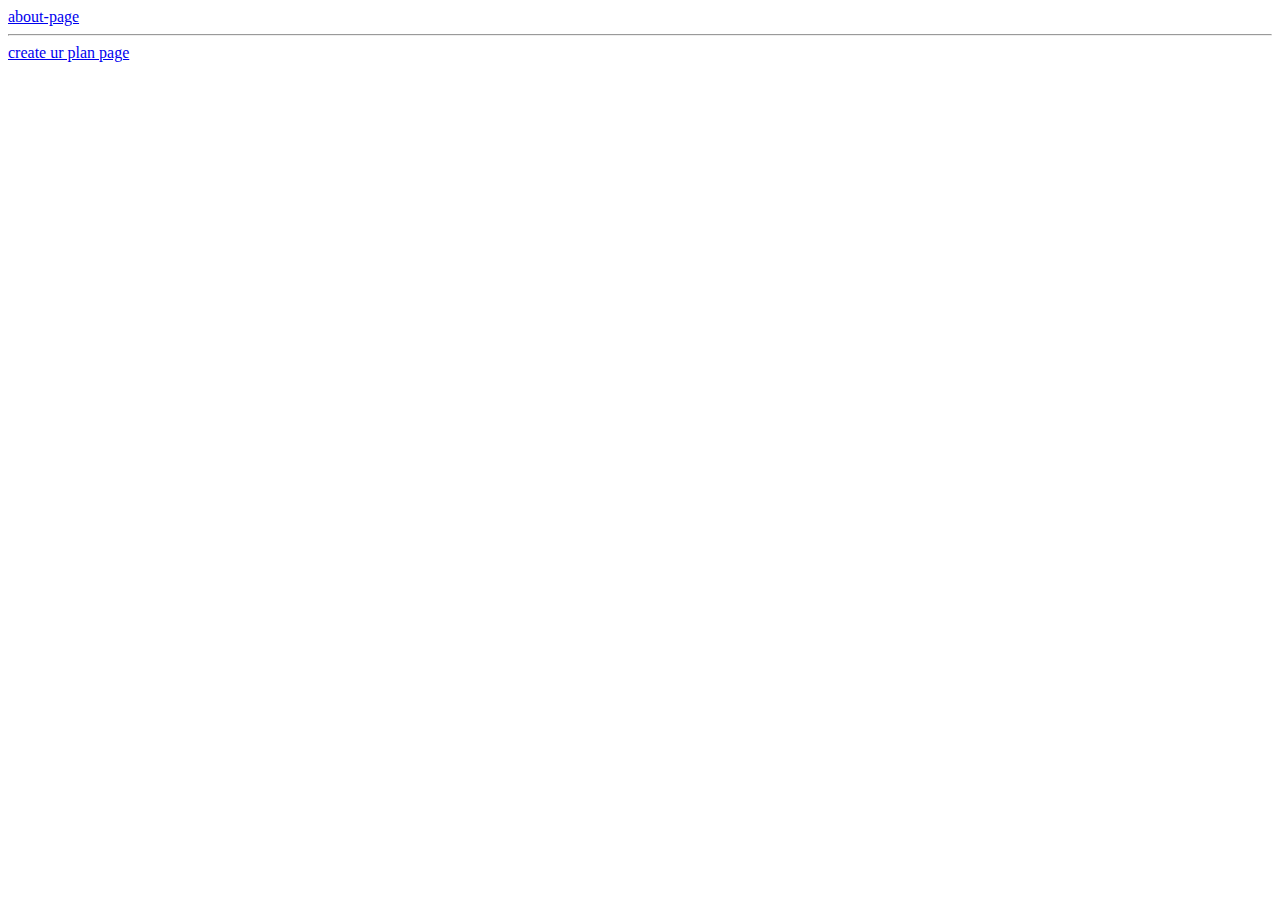
<file: index.html>
<!DOCTYPE html>
<html lang="en">
  <head>
    <meta charset="UTF-8" />
    <meta name="viewport" content="width=device-width, initial-scale=1.0" />
    <link rel="stylesheet" href="./css/main.css" />
    <title>CoffeeRoaster-project</title>
  </head>
  <body>
    <a href="./about-page.html">about-page</a>
    <hr />
    <a href="./planpage.html">create ur plan page</a>
    <script src="./js/main.js"></script>
  </body>
</html>
</file>
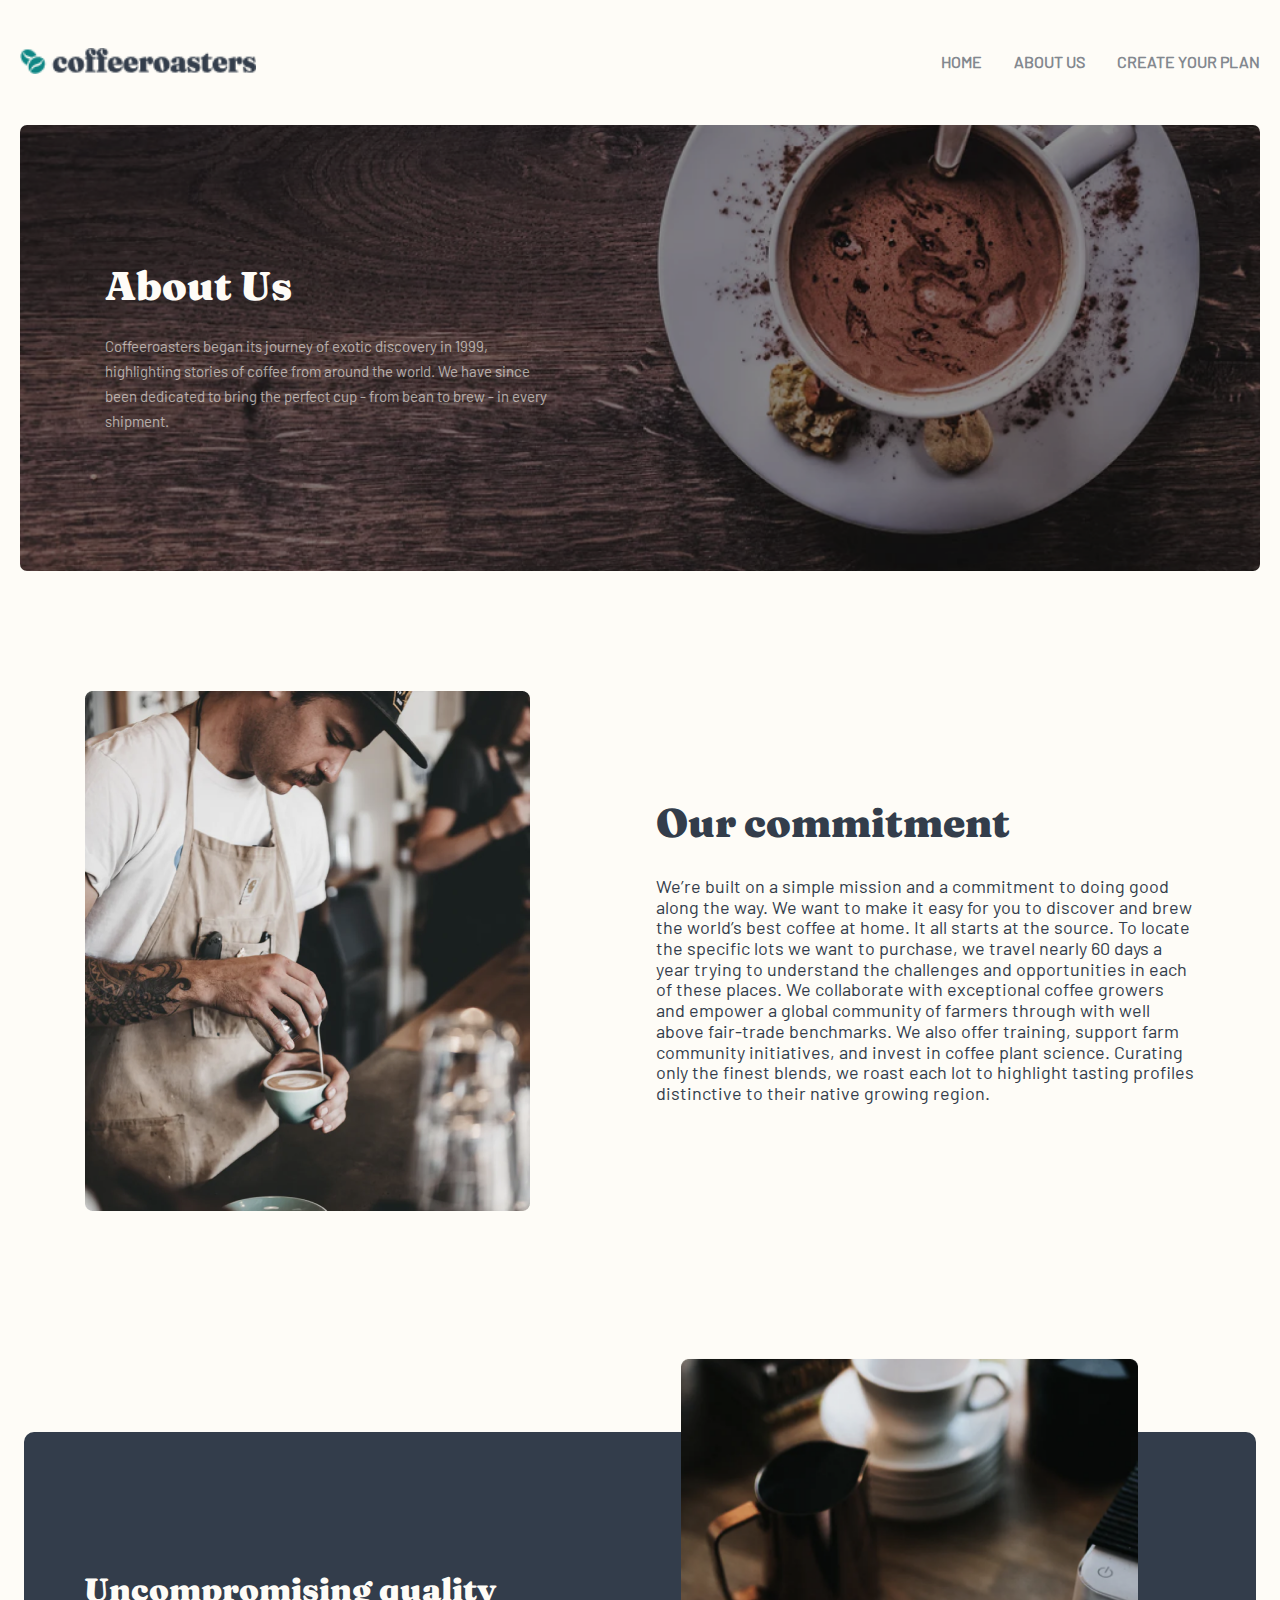
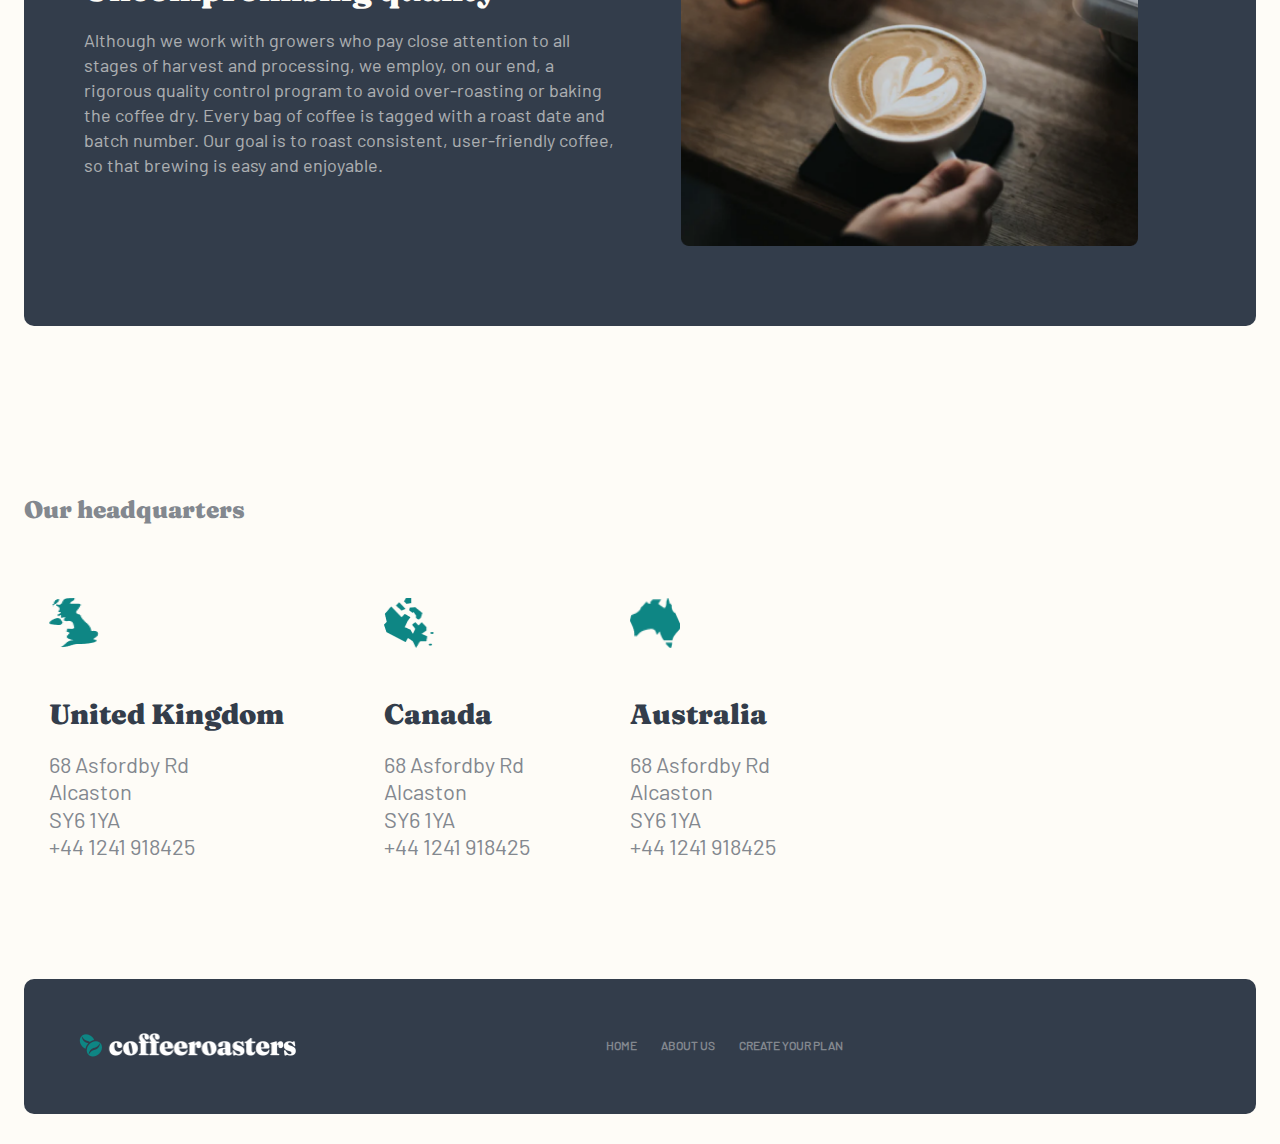
<file: about-page.html>
<!DOCTYPE html>
<html lang="en">
  <head>
    <meta charset="UTF-8" />
    <meta name="viewport" content="width=device-width, initial-scale=1.0" />
    <link
      rel="stylesheet"
      href="https://cdnjs.cloudflare.com/ajax/libs/font-awesome/6.5.2/css/all.min.css"
      integrity="sha512-SnH5WK+bZxgPHs44uWIX+LLJAJ9/2PkPKZ5QiAj6Ta86w+fsb2TkcmfRyVX3pBnMFcV7oQPJkl9QevSCWr3W6A=="
      crossorigin="anonymous"
      referrerpolicy="no-referrer"
    />
    <link rel="stylesheet" href="../../css/about-page.css" />
    <title>about-page</title>
  </head>

  <body>
    <header class="header">
      <div class="container">
        <div class="header__inner">
          <a href="../../index.html">
            <img
              src="../../assets/images/logo.png"
              alt="logo"
              class="header__logo"
            />
          </a>
          <button class="header__menu-btn"></button>
          <div class="header__nav-wr">
            <nav class="navbar">
              <ul class="navbar__list">
                <li class="navbar__item">
                  <a href="../../index.html" class="navbar__link">Home</a>
                </li>
                <li class="navbar__item">
                  <a href="./about-page.html" class="navbar__link">About Us</a>
                </li>
                <li class="navbar__item">
                  <a href="../../planpage.html" class="navbar__link"
                    >Create Your Plan</a
                  >
                </li>
              </ul>
            </nav>
          </div>
        </div>
      </div>
    </header>

    <main>
      <section class="hero">
        <div class="container">
          <div class="hero__inner">
            <div class="hero__content">
              <h1 class="hero__content-title">About Us</h1>
              <p class="hero__content-description">
                Coffeeroasters began its journey of exotic discovery in 1999,
                highlighting stories of coffee from around the world. We have
                since been dedicated to bring the perfect cup - from bean to
                brew - in every shipment.
              </p>
            </div>
          </div>
        </div>
      </section>

      <section class="commitment">
        <div class="container">
          <div class="commitment__inner">
            <picture>
              <source
                media="(min-width: 976px)"
                srcset="../../assets/images/commitment-desktop.png"
                type="image/png"
              />
              <source
                media="(max-width: 689px)"
                srcset="../../assets/images/commitment-mobile.png"
                type="image/png"
              />
              <img
                src="../../assets/images/commitment-tablet.png"
                alt="Description of the image"
                class="commitment-image"
              />
            </picture>
            <div class="commitment__content">
              <h2 class="commitment__title">Our commitment</h2>
              <p class="commitment__description">
                We’re built on a simple mission and a commitment to doing good
                along the way. We want to make it easy for you to discover and
                brew the world’s best coffee at home. It all starts at the
                source. To locate the specific lots we want to purchase, we
                travel nearly 60 days a year trying to understand the challenges
                and opportunities in each of these places. We collaborate with
                exceptional coffee growers and empower a global community of
                farmers through with well above fair-trade benchmarks. We also
                offer training, support farm community initiatives, and invest
                in coffee plant science. Curating only the finest blends, we
                roast each lot to highlight tasting profiles distinctive to
                their native growing region.
              </p>
            </div>
          </div>
        </div>
      </section>

      <section class="quality">
        <div class="container">
          <div class="quality__inner">
            <picture>
              <source
                media="(min-width: 992px)"
                srcset="../../assets/images/quality-desktop.png"
                type="image/png"
              />
              <source
                media="(max-width: 667px)"
                srcset="../../assets/images/quality-tablet.png"
                type="image/png"
              />
              <img
                src="../../assets/images/quality-mobile.png"
                alt="Description of the image"
                class="quality-image"
              />
            </picture>
            <div class="quality__content">
              <h3 class="quality__title">Uncompromising quality</h3>
              <p class="quality__description">
                Although we work with growers who pay close attention to all
                stages of harvest and processing, we employ, on our end, a
                rigorous quality control program to avoid over-roasting or
                baking the coffee dry. Every bag of coffee is tagged with a
                roast date and batch number. Our goal is to roast consistent,
                user-friendly coffee, so that brewing is easy and enjoyable.
              </p>
            </div>
          </div>
        </div>
      </section>

      <section class="countries">
        <div class="container">
          <div class="countries__inner">
            <h4 class="countries__title">Our headquarters</h4>
            <ul class="country__list">
              <li class="country__card">
                <img
                  src="../../assets/images/united-kingdom.png"
                  alt="country image"
                  class="coutry-images"
                />
                <h4 class="country__name">United Kingdom</h4>
                <ul class="country__data">
                  <li class="country__data-item">68 Asfordby Rd</li>
                  <li class="country__data-item">Alcaston</li>
                  <li class="country__data-item">SY6 1YA</li>
                  <li class="country__data-item">+44 1241 918425</li>
                </ul>
              </li>
              <li class="country__card">
                <img
                  src="../../assets/images/canada.png"
                  alt="country image"
                  class="coutry-images"
                />
                <h4 class="country__name">Canada</h4>
                <ul class="country__data">
                  <li class="country__data-item">68 Asfordby Rd</li>
                  <li class="country__data-item">Alcaston</li>
                  <li class="country__data-item">SY6 1YA</li>
                  <li class="country__data-item">+44 1241 918425</li>
                </ul>
              </li>
              <li class="country__card">
                <img
                  src="../../assets/images/australia.png"
                  alt="country image"
                  class="coutry-images"
                />
                <h4 class="country__name">Australia</h4>
                <ul class="country__data">
                  <li class="country__data-item">68 Asfordby Rd</li>
                  <li class="country__data-item">Alcaston</li>
                  <li class="country__data-item">SY6 1YA</li>
                  <li class="country__data-item">+44 1241 918425</li>
                </ul>
              </li>
            </ul>
          </div>
        </div>
      </section>
    </main>

    <footer class="footer">
      <div class="container">
        <div class="footer__inner">
          <a href="./about-page.html">
            <img
              src="../../assets/images/footer-logo.png"
              alt="footer logo"
              class="footer__logo"
            />
          </a>

          <ul class="footer__list">
            <li class="footer__item">
              <a href="../../index.html" class="footer__link">Home</a>
            </li>
            <li class="footer__item">
              <a href="./about-page.html" class="footer__link">About Us</a>
            </li>
            <li class="footer__item">
              <a href="../../index.html" class="footer__link"
                >Create Your Plan</a
              >
            </li>
          </ul>

          <ul class="footer__icons">
            <li class="footer__icons-item">
              <i class="fa-brands fa-square-facebook icon"></i>
            </li>
            <li class="footer__icons-item">
              <i class="fa-brands fa-twitter icon"></i>
            </li>
            <li class="footer__icons-item">
              <i class="fa-brands fa-instagram icon"></i>
            </li>
          </ul>
        </div>
      </div>
    </footer>
    <script src="./js/main.js"></script>
  </body>
</html>
</file>
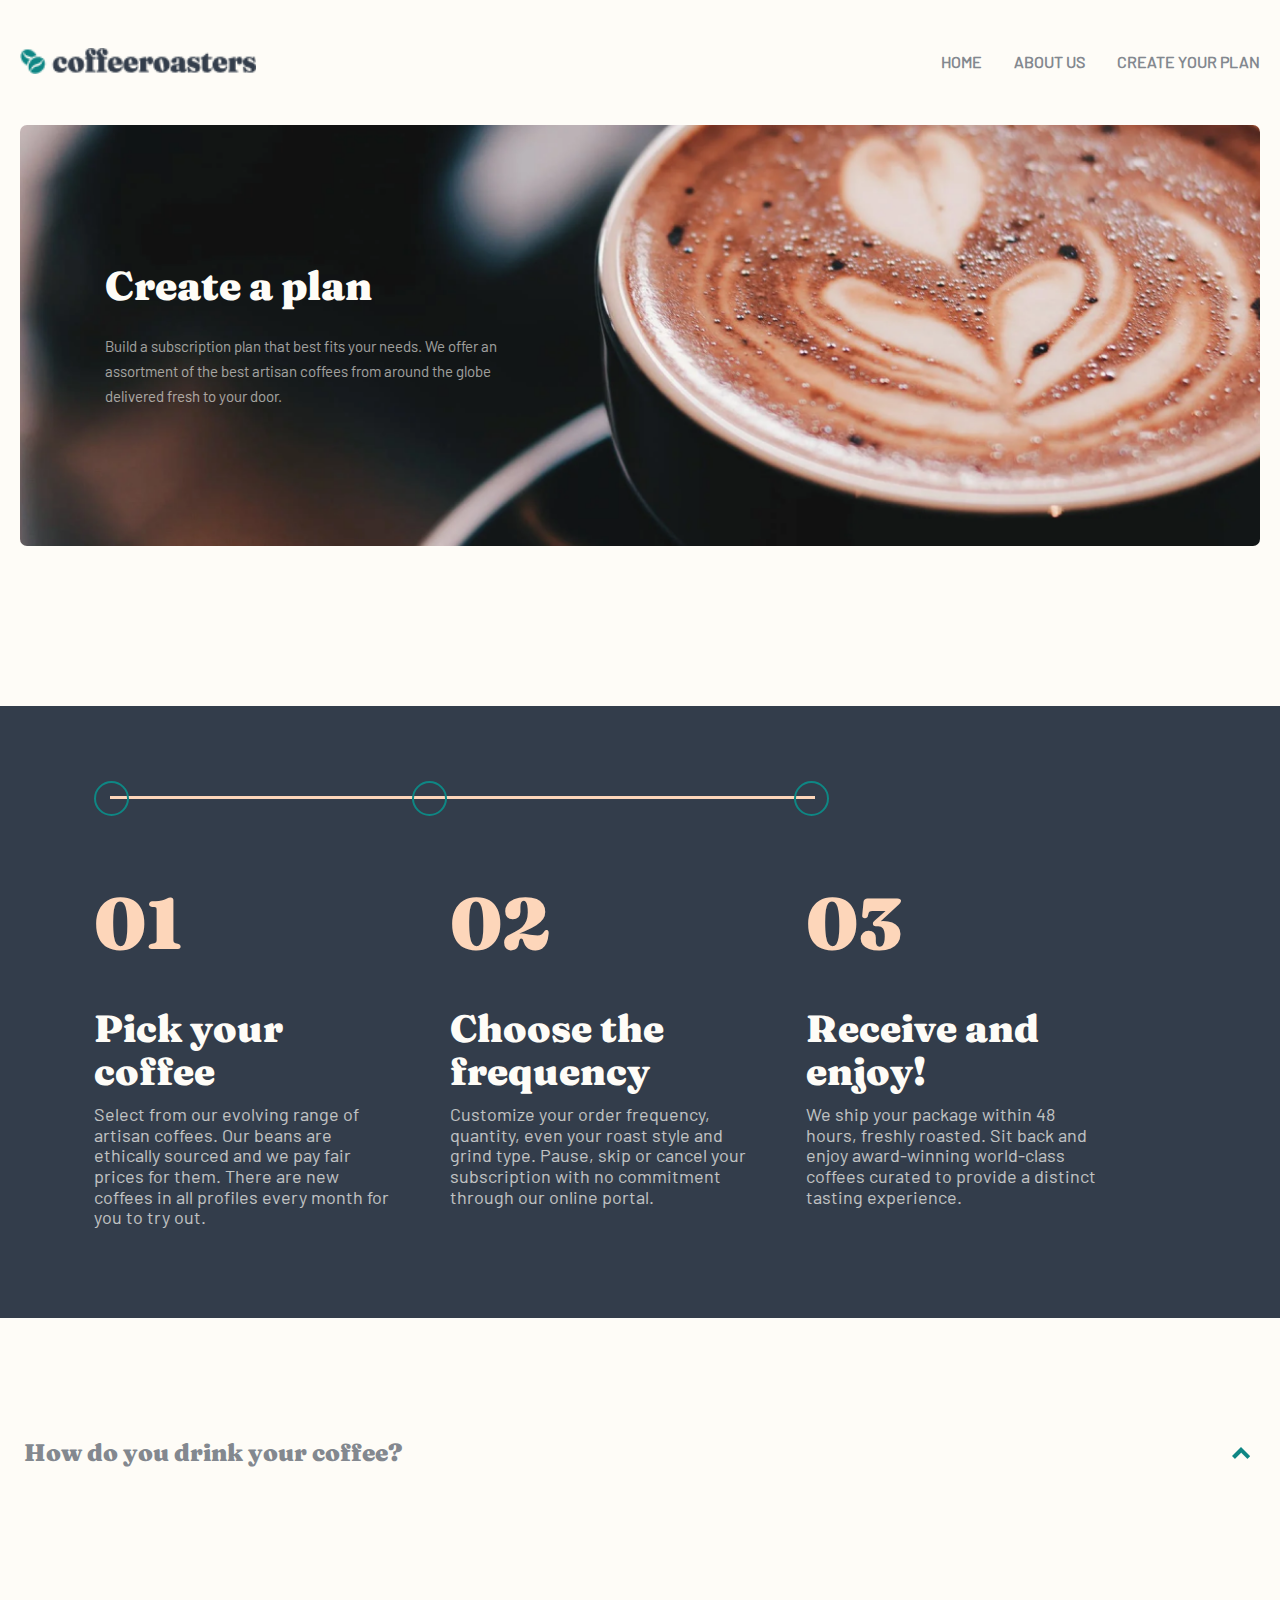
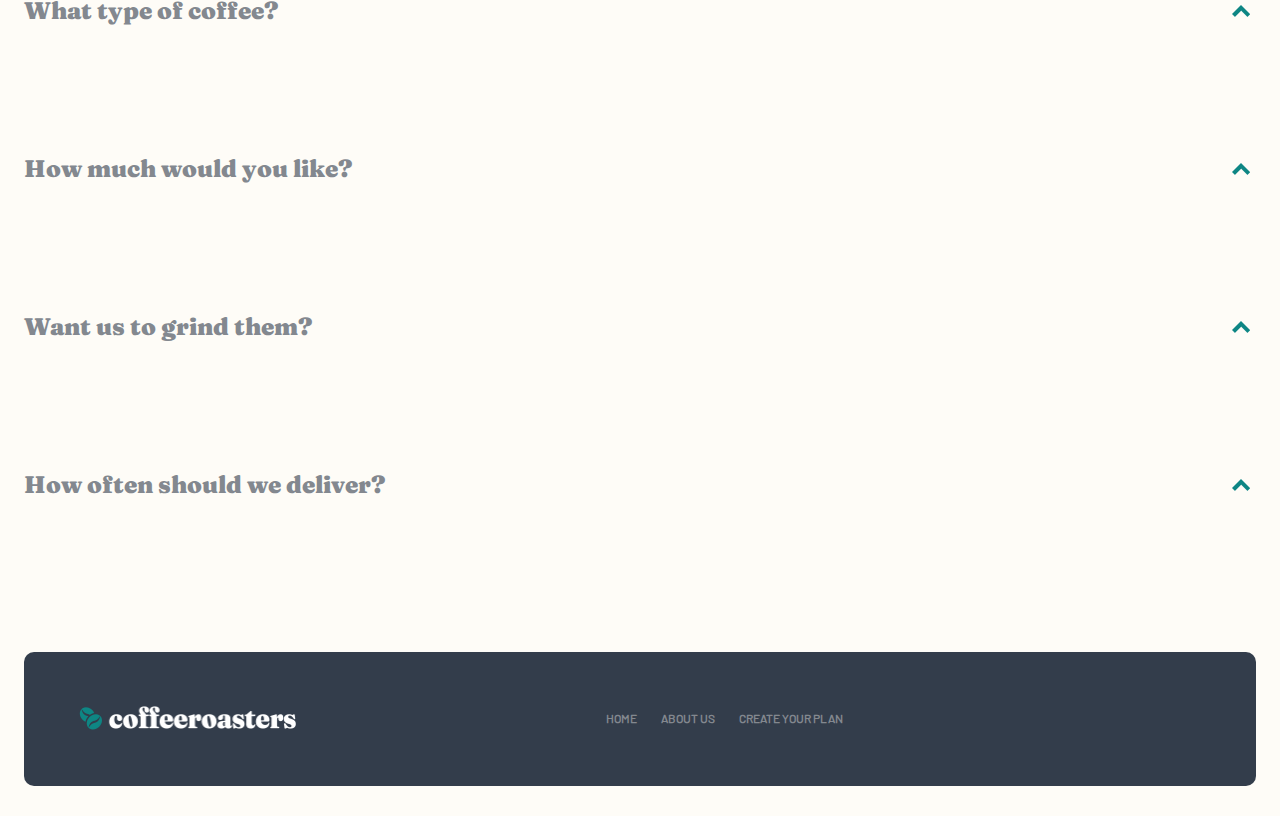
<file: planpage.html>
<!DOCTYPE html>
<html lang="en">
  <head>
    <meta charset="UTF-8" />
    <meta name="viewport" content="width=device-width, initial-scale=1.0" />
    <link
      rel="stylesheet"
      href="https://cdnjs.cloudflare.com/ajax/libs/font-awesome/6.5.2/css/all.min.css"
      integrity="sha512-SnH5WK+bZxgPHs44uWIX+LLJAJ9/2PkPKZ5QiAj6Ta86w+fsb2TkcmfRyVX3pBnMFcV7oQPJkl9QevSCWr3W6A=="
      crossorigin="anonymous"
      referrerpolicy="no-referrer"
    />
    <link rel="stylesheet" href="./css/planpage.css" />
    <title>Plan page cofferoaster</title>
  </head>

  <body>
    <header class="header">
      <div class="container">
        <div class="header__inner">
          <a href="../../index.html">
            <img
              src="../../assets/images/logo.png"
              alt="logo"
              class="header__logo"
            />
          </a>
          <button class="header__menu-btn"></button>
          <div class="header__nav-wr">
            <nav class="navbar">
              <ul class="navbar__list">
                <li class="navbar__item">
                  <a href="../../index.html" class="navbar__link">Home</a>
                </li>
                <li class="navbar__item">
                  <a href="./about-page.html" class="navbar__link">About Us</a>
                </li>
                <li class="navbar__item">
                  <a href="../../planpage.html" class="navbar__link"
                    >Create Your Plan</a
                  >
                </li>
              </ul>
            </nav>
          </div>
        </div>
      </div>
    </header>

    <main>
      <section class="hero">
        <div class="container">
          <div class="hero__inner">
            <div class="hero__content">
              <h1 class="hero__content-title">Create a plan</h1>
              <p class="hero__content-description">
                Build a subscription plan that best fits your needs. We offer an
                assortment of the best artisan coffees from around the globe
                delivered fresh to your door.
              </p>
            </div>
          </div>
        </div>
      </section>

      <section class="howitworks">
        <div class="container">
          <div class="howitworks__inner">
            <div class="howitworks__steps">
              <span class="howitworks__steps-line"> </span>
              <div class="howitworks__steps-block"></div>
            </div>

            <div class="howitworks__inner-wrapper">
              <ul class="howitworks__cards-wrapper">
                <li class="howitworks__card">
                  <p class="howitworks__card-number">01</p>
                  <h2 class="howitworks__card-title">Pick your coffee</h2>
                  <p class="howitworks__card-desc">
                    Select from our evolving range of artisan coffees. Our beans
                    are ethically sourced and we pay fair prices for them. There
                    are new coffees in all profiles every month for you to try
                    out.
                  </p>
                </li>
                <li class="howitworks__card">
                  <p class="howitworks__card-number">02</p>
                  <h2 class="howitworks__card-title">Choose the frequency</h2>
                  <p class="howitworks__card-desc">
                    Customize your order frequency, quantity, even your roast
                    style and grind type. Pause, skip or cancel your
                    subscription with no commitment through our online portal.
                  </p>
                </li>
                <li class="howitworks__card">
                  <p class="howitworks__card-number">03</p>
                  <h2 class="howitworks__card-title">Receive and enjoy!</h2>
                  <p class="howitworks__card-desc">
                    We ship your package within 48 hours, freshly roasted. Sit
                    back and enjoy award-winning world-class coffees curated to
                    provide a distinct tasting experience.
                  </p>
                </li>
              </ul>
            </div>
          </div>
        </div>
      </section>

      <!-- inputfield start -->

      <section class="inputfield">
        <div class="container">
          <div class="inputfield__inner">
            <div class="inputfield__wrapper">
              <form class="inputfield__form" id="coffeeForm">
                <div class="inputfield__block">
                  <div class="inputfield__block-header">
                    <span class="inputfield__question"
                      >How do you drink your coffee?</span
                    >
                    <button class="inputfield__btn-toggler"></button>
                  </div>

                  <div class="toggler">
                    <div class="inputfield__block-body">
                      <!-- First Option -->
                      <div class="inputfield__option">
                        <label for="brewOption1">Capsule</label>
                        <input
                          type="radio"
                          id="brewOption1"
                          name="brew"
                          value="Capsule"
                          class="input__radius"
                        />
                        <span class="inputfield__description">
                          Compatible with Nespresso systems and similar brewers
                        </span>
                      </div>

                      <!-- Second Option -->
                      <div class="inputfield__option">
                        <label for="brewOption2">Filter</label>
                        <input
                          type="radio"
                          id="brewOption2"
                          name="brew"
                          value="Filter"
                          class="input__radius"
                        />
                        <span class="inputfield__description">
                          For pour over or drip methods like Aeropress, Chemex,
                          and V60
                        </span>
                      </div>

                      <!-- Third Option -->
                      <div class="inputfield__option">
                        <label for="brewOption3">Espresso</label>
                        <input
                          type="radio"
                          id="brewOption3"
                          name="brew"
                          value="Espresso"
                          class="input__radius"
                        />
                        <span class="inputfield__description">
                          Dense and finely ground beans for an intense,
                          flavorful experience
                        </span>
                      </div>
                    </div>
                  </div>
                </div>

                <div class="inputfield__block">
                  <div class="inputfield__block-header">
                    <span class="inputfield__question"
                      >What type of coffee?</span
                    >
                    <button class="inputfield__btn-toggler"></button>
                  </div>

                  <div class="toggler">
                    <div class="inputfield__block-body">
                      <!-- First Option -->
                      <div class="inputfield__option">
                        <label for="typeOption1">Single Origin</label>
                        <input
                          type="radio"
                          id="typeOption1"
                          name="type"
                          value="Single Origin"
                          class="input__radius"
                        />
                        <span class="inputfield__description">
                          Distinct, high quality coffee from a specific
                          family-owned farm
                        </span>
                      </div>

                      <!-- Second Option -->
                      <div class="inputfield__option">
                        <label for="typeOption2">Decaf</label>
                        <input
                          type="radio"
                          id="typeOption2"
                          name="type"
                          value="Decaf"
                          class="input__radius"
                        />
                        <span class="inputfield__description">
                          Just like regular coffee, except the caffeine has been
                          removed
                        </span>
                      </div>

                      <!-- Third Option -->
                      <div class="inputfield__option">
                        <label for="typeOption3">Blended</label>
                        <input
                          type="radio"
                          id="typeOption3"
                          name="type"
                          value="Blended"
                          class="input__radius"
                        />
                        <span class="inputfield__description">
                          Combination of two or three dark roasted beans of
                          organic coffees
                        </span>
                      </div>
                    </div>
                  </div>
                </div>

                <div class="inputfield__block">
                  <div class="inputfield__block-header">
                    <span class="inputfield__question"
                      >How much would you like?</span
                    >
                    <button class="inputfield__btn-toggler"></button>
                  </div>

                  <div class="toggler">
                    <div class="inputfield__block-body">
                      <!-- First Option -->
                      <div class="inputfield__option">
                        <label for="amountOption1">250g</label>
                        <input
                          type="radio"
                          id="amountOption1"
                          name="amount"
                          value="250g"
                          class="input__radius"
                        />
                        <span class="inputfield__description">
                          Perfect for the solo drinker. Yields about 12
                          delicious cups.
                        </span>
                      </div>

                      <!-- Second Option -->
                      <div class="inputfield__option">
                        <label for="amountOption2">500g</label>
                        <input
                          type="radio"
                          id="amountOption2"
                          name="amount"
                          value="500g"
                          class="input__radius"
                        />
                        <span class="inputfield__description">
                          Perfect option for a couple. Yields about 40
                          delectable cups.
                        </span>
                      </div>

                      <!-- Third Option -->
                      <div class="inputfield__option">
                        <label for="amountOption3">1000g</label>
                        <input
                          type="radio"
                          id="amountOption3"
                          name="amount"
                          value="1000g"
                          class="input__radius"
                        />
                        <span class="inputfield__description">
                          Perfect for offices and events. Yields about 90
                          delightful cups.
                        </span>
                      </div>
                    </div>
                  </div>
                </div>

                <div class="inputfield__block">
                  <div class="inputfield__block-header">
                    <span class="inputfield__question"
                      >Want us to grind them?</span
                    >
                    <button class="inputfield__btn-toggler"></button>
                  </div>

                  <div class="toggler">
                    <div class="inputfield__block-body">
                      <!-- First Option -->
                      <div class="inputfield__option">
                        <label for="grindOption1">Wholebean</label>
                        <input
                          type="radio"
                          id="grindOption1"
                          name="grind"
                          value="Wholebean"
                          class="input__radius"
                        />
                        <span class="inputfield__description">
                          Best choice if you cherish the full sensory experience
                        </span>
                      </div>

                      <!-- Second Option -->
                      <div class="inputfield__option">
                        <label for="grindOption2">Filter</label>
                        <input
                          type="radio"
                          id="grindOption2"
                          name="grind"
                          value="Filter"
                          class="input__radius"
                        />
                        <span class="inputfield__description">
                          For drip or pour-over coffee methods such as V60 or
                          Aeropress
                        </span>
                      </div>

                      <!-- Third Option -->
                      <div class="inputfield__option">
                        <label for="grindOption3">Cafetiére</label>
                        <input
                          type="radio"
                          id="grindOption3"
                          name="grind"
                          value="Cafetiére"
                          class="input__radius"
                        />
                        <span class="inputfield__description">
                          Coarse ground beans specially suited for french press
                          coffee
                        </span>
                      </div>
                    </div>
                  </div>
                </div>

                <div class="inputfield__block">
                  <div class="inputfield__block-header">
                    <span class="inputfield__question"
                      >How often should we deliver?</span
                    >
                    <button class="inputfield__btn-toggler"></button>
                  </div>

                  <div class="toggler">
                    <div class="inputfield__block-body">
                      <!-- First Option -->
                      <div class="inputfield__option">
                        <label for="deliveryOption1">Every week</label>
                        <input
                          type="radio"
                          id="deliveryOption1"
                          name="delivery"
                          value="Every week"
                          class="input__radius"
                        />
                        <span class="inputfield__description">
                          $7.20 per shipment. Includes free first-class
                          shipping.
                        </span>
                      </div>

                      <!-- Second Option -->
                      <div class="inputfield__option">
                        <label for="deliveryOption2">Every 2 weeks</label>
                        <input
                          type="radio"
                          id="deliveryOption2"
                          name="delivery"
                          value="Every 2 weeks"
                          class="input__radius"
                        />
                        <span class="inputfield__description">
                          $9.60 per shipment. Includes free priority shipping.
                        </span>
                      </div>

                      <!-- Third Option -->
                      <div class="inputfield__option">
                        <label for="deliveryOption3">Every month</label>
                        <input
                          type="radio"
                          id="deliveryOption3"
                          name="delivery"
                          value="oEvery month"
                          class="input__radius"
                        />
                        <span class="inputfield__description">
                          $12.00 per shipment. Includes free priority shipping.
                        </span>
                      </div>
                    </div>
                  </div>
                </div>
              </form>
            </div>
          </div>
        </div>
      </section>

      <!-- inputfield end -->
    </main>

    <footer class="footer">
      <div class="container">
        <div class="footer__inner">
          <a href="./about-page.html">
            <img
              src="../../assets/images/footer-logo.png"
              alt="footer logo"
              class="footer__logo"
            />
          </a>
          <ul class="footer__list">
            <li class="footer__item">
              <a href="../../index.html" class="footer__link">Home</a>
            </li>
            <li class="footer__item">
              <a href="./about-page.html" class="footer__link">About Us</a>
            </li>
            <li class="footer__item">
              <a href="../../index.html" class="footer__link"
                >Create Your Plan</a
              >
            </li>
          </ul>
          <ul class="footer__icons">
            <li class="footer__icons-item">
              <i class="fa-brands fa-square-facebook icon"></i>
            </li>
            <li class="footer__icons-item">
              <i class="fa-brands fa-twitter icon"></i>
            </li>
            <li class="footer__icons-item">
              <i class="fa-brands fa-instagram icon"></i>
            </li>
          </ul>
        </div>
      </div>
    </footer>
    <script src="./js/main.js"></script>
  </body>
</html>
</file>
<file: css/main.css>
/*# sourceMappingURL=main.css.map */
</file>
<file: css/about-page.css>
/*! normalize.css v8.0.1 | MIT License | github.com/necolas/normalize.css */
/* Document
   ========================================================================== */
/**
 * 1. Correct the line height in all browsers.
 * 2. Prevent adjustments of font size after orientation changes in iOS.
 */
html {
  line-height: 1.15; /* 1 */
  -webkit-text-size-adjust: 100%; /* 2 */
}

/* Sections
     ========================================================================== */
/**
   * Remove the margin in all browsers.
   */
body {
  margin: 0;
}

/**
   * Render the `main` element consistently in IE.
   */
main {
  display: block;
}

/**
   * Correct the font size and margin on `h1` elements within `section` and
   * `article` contexts in Chrome, Firefox, and Safari.
   */
h1 {
  font-size: 2em;
  margin: 0.67em 0;
}

/* Grouping content
     ========================================================================== */
/**
   * 1. Add the correct box sizing in Firefox.
   * 2. Show the overflow in Edge and IE.
   */
hr {
  box-sizing: content-box; /* 1 */
  height: 0; /* 1 */
  overflow: visible; /* 2 */
}

/**
   * 1. Correct the inheritance and scaling of font size in all browsers.
   * 2. Correct the odd `em` font sizing in all browsers.
   */
pre {
  font-family: monospace, monospace; /* 1 */
  font-size: 1em; /* 2 */
}

/* Text-level semantics
     ========================================================================== */
/**
   * Remove the gray background on active links in IE 10.
   */
a {
  background-color: transparent;
}

/**
   * 1. Remove the bottom border in Chrome 57-
   * 2. Add the correct text decoration in Chrome, Edge, IE, Opera, and Safari.
   */
abbr[title] {
  border-bottom: none; /* 1 */
  text-decoration: underline; /* 2 */
  -webkit-text-decoration: underline dotted;
          text-decoration: underline dotted; /* 2 */
}

/**
   * Add the correct font weight in Chrome, Edge, and Safari.
   */
b,
strong {
  font-weight: bolder;
}

/**
   * 1. Correct the inheritance and scaling of font size in all browsers.
   * 2. Correct the odd `em` font sizing in all browsers.
   */
code,
kbd,
samp {
  font-family: monospace, monospace; /* 1 */
  font-size: 1em; /* 2 */
}

/**
   * Add the correct font size in all browsers.
   */
small {
  font-size: 80%;
}

/**
   * Prevent `sub` and `sup` elements from affecting the line height in
   * all browsers.
   */
sub,
sup {
  font-size: 75%;
  line-height: 0;
  position: relative;
  vertical-align: baseline;
}

sub {
  bottom: -0.25em;
}

sup {
  top: -0.5em;
}

/* Embedded content
     ========================================================================== */
/**
   * Remove the border on images inside links in IE 10.
   */
img {
  border-style: none;
}

/* Forms
     ========================================================================== */
/**
   * 1. Change the font styles in all browsers.
   * 2. Remove the margin in Firefox and Safari.
   */
button,
input,
optgroup,
select,
textarea {
  font-family: inherit; /* 1 */
  font-size: 100%; /* 1 */
  line-height: 1.15; /* 1 */
  margin: 0; /* 2 */
}

/**
   * Show the overflow in IE.
   * 1. Show the overflow in Edge.
   */
button,
input {
  /* 1 */
  overflow: visible;
}

/**
   * Remove the inheritance of text transform in Edge, Firefox, and IE.
   * 1. Remove the inheritance of text transform in Firefox.
   */
button,
select {
  /* 1 */
  text-transform: none;
}

/**
   * Correct the inability to style clickable types in iOS and Safari.
   */
button,
[type=button],
[type=reset],
[type=submit] {
  -webkit-appearance: button;
}

/**
   * Remove the inner border and padding in Firefox.
   */
button::-moz-focus-inner,
[type=button]::-moz-focus-inner,
[type=reset]::-moz-focus-inner,
[type=submit]::-moz-focus-inner {
  border-style: none;
  padding: 0;
}

/**
   * Restore the focus styles unset by the previous rule.
   */
button:-moz-focusring,
[type=button]:-moz-focusring,
[type=reset]:-moz-focusring,
[type=submit]:-moz-focusring {
  outline: 1px dotted ButtonText;
}

/**
   * Correct the padding in Firefox.
   */
fieldset {
  padding: 0.35em 0.75em 0.625em;
}

/**
   * 1. Correct the text wrapping in Edge and IE.
   * 2. Correct the color inheritance from `fieldset` elements in IE.
   * 3. Remove the padding so developers are not caught out when they zero out
   *    `fieldset` elements in all browsers.
   */
legend {
  box-sizing: border-box; /* 1 */
  color: inherit; /* 2 */
  display: table; /* 1 */
  max-width: 100%; /* 1 */
  padding: 0; /* 3 */
  white-space: normal; /* 1 */
}

/**
   * Add the correct vertical alignment in Chrome, Firefox, and Opera.
   */
progress {
  vertical-align: baseline;
}

/**
   * Remove the default vertical scrollbar in IE 10+.
   */
textarea {
  overflow: auto;
}

/**
   * 1. Add the correct box sizing in IE 10.
   * 2. Remove the padding in IE 10.
   */
[type=checkbox],
[type=radio] {
  box-sizing: border-box; /* 1 */
  padding: 0; /* 2 */
}

/**
   * Correct the cursor style of increment and decrement buttons in Chrome.
   */
[type=number]::-webkit-inner-spin-button,
[type=number]::-webkit-outer-spin-button {
  height: auto;
}

/**
   * 1. Correct the odd appearance in Chrome and Safari.
   * 2. Correct the outline style in Safari.
   */
[type=search] {
  -webkit-appearance: textfield; /* 1 */
  outline-offset: -2px; /* 2 */
}

/**
   * Remove the inner padding in Chrome and Safari on macOS.
   */
[type=search]::-webkit-search-decoration {
  -webkit-appearance: none;
}

/**
   * 1. Correct the inability to style clickable types in iOS and Safari.
   * 2. Change font properties to `inherit` in Safari.
   */
::-webkit-file-upload-button {
  -webkit-appearance: button; /* 1 */
  font: inherit; /* 2 */
}

/* Interactive
     ========================================================================== */
/*
   * Add the correct display in Edge, IE 10+, and Firefox.
   */
details {
  display: block;
}

/*
   * Add the correct display in all browsers.
   */
summary {
  display: list-item;
}

/* Misc
     ========================================================================== */
/**
   * Add the correct display in IE 10+.
   */
template {
  display: none;
}

/**
   * Add the correct display in IE 10.
   */
[hidden] {
  display: none;
}

/* barlow-regular - latin */
@font-face {
  font-family: "Barlow";
  font-style: normal;
  font-weight: 400;
  font-display: swap;
  src: url("../../assets/fonts/barlow.woff2") format("woff2");
}
/* fraunces-900 - latin */
@font-face {
  font-family: "Fraunces";
  font-style: normal;
  font-weight: 900;
  font-display: swap;
  src: url("../../assets/fonts/fraunces.woff2") format("woff2");
}
*,
*:before,
*::after {
  margin: 0;
  padding: 0;
  box-sizing: border-box;
}

img {
  display: inline-block;
  width: 100%;
  margin: 0;
}

html {
  font-size: 10px;
}

body {
  background-color: #fefcf7;
  font-family: "Barlow", "Arial", sans-serif;
}

.container {
  max-width: 1320px;
  width: 100%;
  margin: 0 auto;
  padding: 0 24px;
}

.header {
  position: relative;
}
@media only screen and (min-width: 689px) {
  .header .container {
    padding: 0 20px;
  }
}
.header__inner {
  display: flex;
  flex-direction: row;
  justify-content: space-between;
  align-items: center;
  padding-top: 3.2rem;
  padding-bottom: 3.2rem;
}
@media only screen and (min-width: 689px) {
  .header__inner {
    padding-top: 4rem;
    padding-bottom: 5.3rem;
  }
}
@media only screen and (min-width: 992px) {
  .header__inner {
    padding-top: 4.8rem;
    padding-bottom: 4.8rem;
  }
}
.header__logo {
  max-width: 163px;
  width: 100%;
}
@media only screen and (min-width: 689px) {
  .header__logo {
    max-width: 236px;
    width: 236px;
  }
}
.header__menu-btn {
  display: block;
  width: 1.6rem;
  height: 1.5rem;
  border-color: transparent;
  background-color: transparent;
  background-image: url("../../assets/images/open-icon-menu.png");
  background-repeat: no-repeat;
  background-position: center;
}
@media only screen and (min-width: 689px) {
  .header__menu-btn {
    display: none;
  }
}
.header__nav-wr {
  position: absolute;
  top: 100%;
  left: 0;
  right: 0;
  background-image: linear-gradient(0deg, rgba(254, 252, 247, 0.504981) 0%, #fefcf7 55.94%);
  display: none;
}
@media only screen and (min-width: 689px) {
  .header__nav-wr {
    position: static;
    display: block;
  }
}
.header__nav-wr .navbar {
  width: 100%;
  display: flex;
  justify-content: center;
  height: 86.5vh;
}
@media only screen and (min-width: 689px) {
  .header__nav-wr .navbar {
    height: 0;
  }
}
.header__nav-wr .navbar__list {
  display: flex;
  flex-direction: column;
  gap: 3.2rem;
  align-items: center;
}
@media only screen and (min-width: 689px) {
  .header__nav-wr .navbar__list {
    flex-direction: row;
  }
}
.header__nav-wr .navbar__item {
  list-style-type: none;
}
.header__nav-wr .navbar__link {
  font-size: 2.4rem;
  color: #333d4b;
  text-decoration-line: none;
  font-family: "Fraunces", "Arial", sans-serif;
  line-height: 3.2rem;
}
@media only screen and (min-width: 689px) {
  .header__nav-wr .navbar__link {
    font-family: "Barlow", "Arial", sans-serif;
    font-weight: 700;
    color: #83888f;
    text-transform: uppercase;
    font-size: 1.6rem;
    transition: ease-out 0.3s;
  }
  .header__nav-wr .navbar__link:hover {
    color: #333d4b;
  }
}

.hide {
  display: block;
}

.change-icon {
  background-image: url("../../assets/images/close-icon-menu.png");
}

.unscroll {
  overflow: hidden;
}

.hero .container {
  padding: 0 20px;
}
.hero__inner {
  background-image: url("../../assets/images/about-hero-mobile-image-bg.png");
  background-repeat: no-repeat;
  background-position: center;
  background-size: cover;
  border-radius: 0.7rem;
  padding-inline: 2.4rem;
  padding-block: 8.7rem;
}
@media only screen and (min-width: 689px) {
  .hero__inner {
    background-image: url("../../assets/images/about-hero-tablet-image-bg.jpg");
    padding-inline: 5.8rem;
    padding-block: 11.8rem;
  }
}
@media only screen and (min-width: 992px) {
  .hero__inner {
    background-image: url("../../assets/images/about-hero-small-desktop-img-bg.png");
    padding-inline: 8.5rem;
    padding-block: 13.7rem;
  }
}
.hero__content {
  text-align: center;
}
@media only screen and (min-width: 689px) {
  .hero__content {
    text-align: start;
    max-width: 398px;
    width: 100%;
  }
}
@media only screen and (min-width: 992px) {
  .hero__content {
    text-align: start;
    max-width: 442px;
    width: 100%;
  }
}
.hero__content-title {
  font-family: "Fraunces", "Arial", sans-serif;
  margin: 0;
  margin-bottom: 24px;
  font-size: 2.8rem;
  color: #fefcf7;
  line-height: 2.8rem;
}
@media only screen and (min-width: 689px) {
  .hero__content-title {
    font-size: 3.2rem;
    line-height: 4rem;
  }
}
@media only screen and (min-width: 992px) {
  .hero__content-title {
    font-size: 4rem;
    line-height: 4.8rem;
  }
}
.hero__content-description {
  font-size: 1.5rem;
  line-height: 2.5rem;
  color: #fefcf7;
  opacity: 60%;
}

.commitment {
  margin-top: 120px;
  margin-bottom: 144px;
}
.commitment .container {
  padding: 0 20px;
}
.commitment .commitment-image {
  width: 100%;
}
.commitment__inner {
  display: flex;
  flex-direction: column;
  justify-content: center;
  align-items: center;
  gap: 4.8rem;
}
@media only screen and (min-width: 689px) {
  .commitment__inner {
    flex-direction: row;
    gap: 69px;
  }
}
@media only screen and (min-width: 976px) {
  .commitment__inner {
    flex-direction: row;
    gap: 126px;
  }
}
.commitment__content {
  text-align: center;
}
@media only screen and (min-width: 689px) {
  .commitment__content {
    text-align: start;
    max-width: 339px;
    width: 100%;
  }
}
@media only screen and (min-width: 976px) {
  .commitment__content {
    text-align: start;
    max-width: 540px;
    width: 100%;
  }
}
.commitment__title {
  font-family: "Fraunces", "Arial", sans-serif;
  color: #333d4b;
  font-size: 3.2rem;
  margin-bottom: 3rem;
}
@media only screen and (min-width: 976px) {
  .commitment__title {
    font-size: 4rem;
  }
}
.commitment__description {
  color: #333d4b;
  font-size: 1.5rem;
}
@media only screen and (min-width: 976px) {
  .commitment__description {
    font-size: 1.8rem;
  }
}

.quality {
  padding-top: 75px;
  margin-bottom: 120px;
}
@media only screen and (min-width: 976px) {
  .quality {
    margin-bottom: 144px;
  }
}
@media only screen and (min-width: 976px) {
  .quality {
    margin-bottom: 168px;
  }
}
.quality__inner {
  background-color: #333d4b;
  display: flex;
  flex-direction: column;
  padding-inline: 2.3rem;
  padding-bottom: 61px;
  align-items: center;
  border-radius: 10px;
}
@media only screen and (min-width: 678px) {
  .quality__inner {
    padding-inline: 6rem;
  }
}
@media only screen and (min-width: 976px) {
  .quality__inner {
    flex-direction: row-reverse;
    padding-bottom: 5px;
    justify-content: space-between;
  }
}
.quality .quality-image {
  transform: translateY(-50%);
  width: 100%;
}
@media only screen and (min-width: 651px) {
  .quality .quality-image {
    padding-inline: 5.8rem;
    max-width: 573px;
    width: 573px;
  }
}
@media only screen and (min-width: 976px) {
  .quality .quality-image {
    transform: translateY(-15%);
  }
}
.quality__content {
  text-align: center;
}
.quality__title {
  font-family: "Fraunces", "Arial", sans-serif;
  color: #fefcf7;
  font-size: 2.8rem;
  margin-bottom: 2.4rem;
  line-height: 2.8rem;
}
@media only screen and (min-width: 651px) {
  .quality__title {
    font-size: 3.2rem;
  }
}
@media only screen and (min-width: 976px) {
  .quality__title {
    text-align: start;
  }
}
.quality__description {
  color: #fefcf7;
  font-size: 1.5rem;
  line-height: 2.5rem;
  opacity: 60%;
}
@media only screen and (min-width: 976px) {
  .quality__description {
    text-align: start;
    font-size: 1.8rem;
  }
}

.countries__title {
  font-family: "Fraunces", "Arial", sans-serif;
  text-align: center;
  color: #83888f;
  font-size: 2.4rem;
  line-height: 3.2rem;
  margin-bottom: 72px;
}
@media only screen and (min-width: 679px) {
  .countries__title {
    text-align: start;
  }
}
.countries ul, .countries li {
  list-style-type: none;
}
.countries .coutry-images {
  width: 50px;
  height: 50px;
}
.countries .country__list {
  display: flex;
  flex-direction: column;
  gap: 80px;
  justify-content: center;
  align-items: center;
  text-align: center;
}
@media only screen and (min-width: 679px) {
  .countries .country__list {
    padding-left: 25px;
    flex-direction: row;
    gap: 100px;
    align-items: center;
    justify-content: start;
    text-align: start;
  }
}
.countries .country__name {
  font-family: "Fraunces", "Arial", sans-serif;
  color: #333d4b;
  margin-top: 47px;
  font-size: 2.8rem;
}
.countries .country__data {
  display: flex;
  flex-direction: column;
  margin-top: 22px;
  gap: 2px;
}
.countries .country__data-item {
  color: #83888f;
  font-size: 1.6rem;
}
@media only screen and (min-width: 679px) {
  .countries .country__data-item {
    font-size: 2.2rem;
  }
}

.footer {
  margin-top: 120px;
  margin-bottom: 30px;
}
.footer ul,
.footer li {
  list-style-type: none;
}
.footer__logo {
  max-width: 217px;
  width: 100%;
}
.footer__inner {
  border-radius: 10px;
  padding-block: 5.4rem;
  padding-inline: 5.5rem;
  background-color: #333d4b;
  display: flex;
  flex-direction: column;
  justify-content: center;
  align-items: center;
  gap: 4.8rem;
}
@media only screen and (min-width: 976px) {
  .footer__inner {
    flex-direction: row;
    justify-content: space-between;
  }
}
.footer__list {
  display: flex;
  flex-direction: column;
  align-items: center;
  gap: 24px;
}
@media only screen and (min-width: 679px) {
  .footer__list {
    flex-direction: row;
  }
}
.footer .footer__link {
  color: #83888f;
  font-size: 12px;
  text-transform: uppercase;
  text-decoration: none;
  font-weight: 700;
  transition: 0.4s;
}
.footer .footer__link:hover {
  color: #fdd6ba;
}
.footer .footer__icons {
  display: flex;
  gap: 24px;
  align-items: center;
}
.footer .icon {
  font-size: 2.4rem;
  color: #fefcf7;
  transition: 0.4s;
}
@media only screen and (min-width: 679px) {
  .footer .icon {
    margin-top: 15px;
  }
}
@media only screen and (min-width: 976px) {
  .footer .icon {
    margin-top: 0;
  }
}
.footer .icon:hover {
  color: #fdd6ba;
}/*# sourceMappingURL=about-page.css.map */
</file>
<file: css/planpage.css>
/*! normalize.css v8.0.1 | MIT License | github.com/necolas/normalize.css */
/* Document
   ========================================================================== */
/**
 * 1. Correct the line height in all browsers.
 * 2. Prevent adjustments of font size after orientation changes in iOS.
 */
html {
  line-height: 1.15; /* 1 */
  -webkit-text-size-adjust: 100%; /* 2 */
}

/* Sections
     ========================================================================== */
/**
   * Remove the margin in all browsers.
   */
body {
  margin: 0;
}

/**
   * Render the `main` element consistently in IE.
   */
main {
  display: block;
}

/**
   * Correct the font size and margin on `h1` elements within `section` and
   * `article` contexts in Chrome, Firefox, and Safari.
   */
h1 {
  font-size: 2em;
  margin: 0.67em 0;
}

/* Grouping content
     ========================================================================== */
/**
   * 1. Add the correct box sizing in Firefox.
   * 2. Show the overflow in Edge and IE.
   */
hr {
  box-sizing: content-box; /* 1 */
  height: 0; /* 1 */
  overflow: visible; /* 2 */
}

/**
   * 1. Correct the inheritance and scaling of font size in all browsers.
   * 2. Correct the odd `em` font sizing in all browsers.
   */
pre {
  font-family: monospace, monospace; /* 1 */
  font-size: 1em; /* 2 */
}

/* Text-level semantics
     ========================================================================== */
/**
   * Remove the gray background on active links in IE 10.
   */
a {
  background-color: transparent;
}

/**
   * 1. Remove the bottom border in Chrome 57-
   * 2. Add the correct text decoration in Chrome, Edge, IE, Opera, and Safari.
   */
abbr[title] {
  border-bottom: none; /* 1 */
  text-decoration: underline; /* 2 */
  -webkit-text-decoration: underline dotted;
          text-decoration: underline dotted; /* 2 */
}

/**
   * Add the correct font weight in Chrome, Edge, and Safari.
   */
b,
strong {
  font-weight: bolder;
}

/**
   * 1. Correct the inheritance and scaling of font size in all browsers.
   * 2. Correct the odd `em` font sizing in all browsers.
   */
code,
kbd,
samp {
  font-family: monospace, monospace; /* 1 */
  font-size: 1em; /* 2 */
}

/**
   * Add the correct font size in all browsers.
   */
small {
  font-size: 80%;
}

/**
   * Prevent `sub` and `sup` elements from affecting the line height in
   * all browsers.
   */
sub,
sup {
  font-size: 75%;
  line-height: 0;
  position: relative;
  vertical-align: baseline;
}

sub {
  bottom: -0.25em;
}

sup {
  top: -0.5em;
}

/* Embedded content
     ========================================================================== */
/**
   * Remove the border on images inside links in IE 10.
   */
img {
  border-style: none;
}

/* Forms
     ========================================================================== */
/**
   * 1. Change the font styles in all browsers.
   * 2. Remove the margin in Firefox and Safari.
   */
button,
input,
optgroup,
select,
textarea {
  font-family: inherit; /* 1 */
  font-size: 100%; /* 1 */
  line-height: 1.15; /* 1 */
  margin: 0; /* 2 */
}

/**
   * Show the overflow in IE.
   * 1. Show the overflow in Edge.
   */
button,
input {
  /* 1 */
  overflow: visible;
}

/**
   * Remove the inheritance of text transform in Edge, Firefox, and IE.
   * 1. Remove the inheritance of text transform in Firefox.
   */
button,
select {
  /* 1 */
  text-transform: none;
}

/**
   * Correct the inability to style clickable types in iOS and Safari.
   */
button,
[type=button],
[type=reset],
[type=submit] {
  -webkit-appearance: button;
}

/**
   * Remove the inner border and padding in Firefox.
   */
button::-moz-focus-inner,
[type=button]::-moz-focus-inner,
[type=reset]::-moz-focus-inner,
[type=submit]::-moz-focus-inner {
  border-style: none;
  padding: 0;
}

/**
   * Restore the focus styles unset by the previous rule.
   */
button:-moz-focusring,
[type=button]:-moz-focusring,
[type=reset]:-moz-focusring,
[type=submit]:-moz-focusring {
  outline: 1px dotted ButtonText;
}

/**
   * Correct the padding in Firefox.
   */
fieldset {
  padding: 0.35em 0.75em 0.625em;
}

/**
   * 1. Correct the text wrapping in Edge and IE.
   * 2. Correct the color inheritance from `fieldset` elements in IE.
   * 3. Remove the padding so developers are not caught out when they zero out
   *    `fieldset` elements in all browsers.
   */
legend {
  box-sizing: border-box; /* 1 */
  color: inherit; /* 2 */
  display: table; /* 1 */
  max-width: 100%; /* 1 */
  padding: 0; /* 3 */
  white-space: normal; /* 1 */
}

/**
   * Add the correct vertical alignment in Chrome, Firefox, and Opera.
   */
progress {
  vertical-align: baseline;
}

/**
   * Remove the default vertical scrollbar in IE 10+.
   */
textarea {
  overflow: auto;
}

/**
   * 1. Add the correct box sizing in IE 10.
   * 2. Remove the padding in IE 10.
   */
[type=checkbox],
[type=radio] {
  box-sizing: border-box; /* 1 */
  padding: 0; /* 2 */
}

/**
   * Correct the cursor style of increment and decrement buttons in Chrome.
   */
[type=number]::-webkit-inner-spin-button,
[type=number]::-webkit-outer-spin-button {
  height: auto;
}

/**
   * 1. Correct the odd appearance in Chrome and Safari.
   * 2. Correct the outline style in Safari.
   */
[type=search] {
  -webkit-appearance: textfield; /* 1 */
  outline-offset: -2px; /* 2 */
}

/**
   * Remove the inner padding in Chrome and Safari on macOS.
   */
[type=search]::-webkit-search-decoration {
  -webkit-appearance: none;
}

/**
   * 1. Correct the inability to style clickable types in iOS and Safari.
   * 2. Change font properties to `inherit` in Safari.
   */
::-webkit-file-upload-button {
  -webkit-appearance: button; /* 1 */
  font: inherit; /* 2 */
}

/* Interactive
     ========================================================================== */
/*
   * Add the correct display in Edge, IE 10+, and Firefox.
   */
details {
  display: block;
}

/*
   * Add the correct display in all browsers.
   */
summary {
  display: list-item;
}

/* Misc
     ========================================================================== */
/**
   * Add the correct display in IE 10+.
   */
template {
  display: none;
}

/**
   * Add the correct display in IE 10.
   */
[hidden] {
  display: none;
}

/* barlow-regular - latin */
@font-face {
  font-family: "Barlow";
  font-style: normal;
  font-weight: 400;
  font-display: swap;
  src: url("../../assets/fonts/barlow.woff2") format("woff2");
}
/* fraunces-900 - latin */
@font-face {
  font-family: "Fraunces";
  font-style: normal;
  font-weight: 900;
  font-display: swap;
  src: url("../../assets/fonts/fraunces.woff2") format("woff2");
}
*,
*:before,
*::after {
  margin: 0;
  padding: 0;
  box-sizing: border-box;
}

img {
  display: inline-block;
  width: 100%;
  margin: 0;
}

html {
  font-size: 10px;
}

body {
  background-color: #fefcf7;
  font-family: "Barlow", "Arial", sans-serif;
}

.container {
  max-width: 1320px;
  width: 100%;
  margin: 0 auto;
  padding: 0 24px;
}

.header {
  position: relative;
}
@media only screen and (min-width: 689px) {
  .header .container {
    padding: 0 20px;
  }
}
.header__inner {
  display: flex;
  flex-direction: row;
  justify-content: space-between;
  align-items: center;
  padding-top: 3.2rem;
  padding-bottom: 3.2rem;
}
@media only screen and (min-width: 689px) {
  .header__inner {
    padding-top: 4rem;
    padding-bottom: 5.3rem;
  }
}
@media only screen and (min-width: 992px) {
  .header__inner {
    padding-top: 4.8rem;
    padding-bottom: 4.8rem;
  }
}
.header__logo {
  max-width: 163px;
  width: 100%;
}
@media only screen and (min-width: 689px) {
  .header__logo {
    max-width: 236px;
    width: 236px;
  }
}
.header__menu-btn {
  display: block;
  width: 1.6rem;
  height: 1.5rem;
  border-color: transparent;
  background-color: transparent;
  background-image: url("../../assets/images/open-icon-menu.png");
  background-repeat: no-repeat;
  background-position: center;
}
@media only screen and (min-width: 689px) {
  .header__menu-btn {
    display: none;
  }
}
.header__nav-wr {
  position: absolute;
  top: 100%;
  left: 0;
  right: 0;
  background-image: linear-gradient(0deg, rgba(254, 252, 247, 0.504981) 0%, #fefcf7 55.94%);
  display: none;
}
@media only screen and (min-width: 689px) {
  .header__nav-wr {
    position: static;
    display: block;
  }
}
.header__nav-wr .navbar {
  width: 100%;
  display: flex;
  justify-content: center;
  height: 86.5vh;
}
@media only screen and (min-width: 689px) {
  .header__nav-wr .navbar {
    height: 0;
  }
}
.header__nav-wr .navbar__list {
  display: flex;
  flex-direction: column;
  gap: 3.2rem;
  align-items: center;
}
@media only screen and (min-width: 689px) {
  .header__nav-wr .navbar__list {
    flex-direction: row;
  }
}
.header__nav-wr .navbar__item {
  list-style-type: none;
}
.header__nav-wr .navbar__link {
  font-size: 2.4rem;
  color: #333d4b;
  text-decoration-line: none;
  font-family: "Fraunces", "Arial", sans-serif;
  line-height: 3.2rem;
}
@media only screen and (min-width: 689px) {
  .header__nav-wr .navbar__link {
    font-family: "Barlow", "Arial", sans-serif;
    font-weight: 700;
    color: #83888f;
    text-transform: uppercase;
    font-size: 1.6rem;
    transition: ease-out 0.3s;
  }
  .header__nav-wr .navbar__link:hover {
    color: #333d4b;
  }
}

.hide {
  display: block;
}

.change-icon {
  background-image: url("../../assets/images/close-icon-menu.png");
}

.unscroll {
  overflow: hidden;
}

.hero .container {
  padding: 0 20px;
}
.hero__inner {
  background-image: url("../../assets/images/creste-yuorplanmobile.jpg");
  background-repeat: no-repeat;
  background-position: center;
  background-size: cover;
  border-radius: 0.7rem;
  padding-inline: 2.4rem;
  padding-block: 8.7rem;
}
@media only screen and (min-width: 689px) {
  .hero__inner {
    background-image: url("../../assets/images/create-yuorplane-tablet.jpg");
    padding-inline: 5.8rem;
    padding-block: 11.8rem;
  }
}
@media only screen and (min-width: 992px) {
  .hero__inner {
    background-image: url("../../assets/images/create-your-plan-desktop.png");
    padding-inline: 8.5rem;
    padding-block: 13.7rem;
  }
}
.hero__content {
  text-align: center;
}
@media only screen and (min-width: 689px) {
  .hero__content {
    text-align: start;
    max-width: 398px;
    width: 100%;
  }
}
@media only screen and (min-width: 992px) {
  .hero__content {
    text-align: start;
    max-width: 442px;
    width: 100%;
  }
}
.hero__content-title {
  font-family: "Fraunces", "Arial", sans-serif;
  margin: 0;
  margin-bottom: 24px;
  font-size: 2.8rem;
  color: #fefcf7;
  line-height: 2.8rem;
}
@media only screen and (min-width: 689px) {
  .hero__content-title {
    font-size: 3.2rem;
    line-height: 4rem;
  }
}
@media only screen and (min-width: 992px) {
  .hero__content-title {
    font-size: 4rem;
    line-height: 4.8rem;
  }
}
.hero__content-description {
  font-size: 1.5rem;
  line-height: 2.5rem;
  color: #fefcf7;
  opacity: 60%;
}

.howitworks {
  margin-top: 100px;
  position: relative;
  background-color: #333d4b;
}

.howitworks__inner {
  padding-block: 80px;
  padding-inline: 24px;
  border-radius: 1rem;
}

.howitworks__title {
  font-family: "Fraunces", "Arial", sans-serif;
  font-size: 2.4rem;
  line-height: 3.2rem;
  color: #83888f;
  text-align: center;
  margin-bottom: 80px;
}

.howitworks__card {
  display: flex;
  flex-direction: column;
  text-align: center;
}

.howitworks__cards-wrapper {
  display: flex;
  flex-direction: column;
  gap: 5.6rem;
}

.howitworks__card-number {
  color: #fdd6ba;
  font-family: "Fraunces", "Arial", sans-serif;
  font-size: 7.2rem;
  line-height: 7.2rem;
  margin-bottom: 2.4rem;
}

.howitworks__card-title {
  font-family: "Fraunces", "Arial", sans-serif;
  margin-bottom: 1rem;
  color: #fefcf7;
  font-size: 2.8rem;
}

.howitworks__card-desc {
  color: #fefcf7;
  font-size: 1.8rem;
  opacity: 70%;
}

.howitworks__btn {
  margin-top: 7.9rem;
  display: block;
  margin-inline: auto;
  border: none;
  width: 217px;
  padding: 15px 0;
  border-radius: 10px;
  background-color: #0e8784;
  font-family: "Fraunces", "Arial", sans-serif;
  color: #fefcf7;
  font-size: 1.8rem;
  transition: 0.4s;
  cursor: pointer;
}
.howitworks__btn:hover {
  background-color: #66d2cf;
}

.howitworks__steps-line {
  display: block;
  max-width: 70.5rem;
  width: 100%;
  height: 3px;
  margin-left: 1.6rem;
  background-color: #fdd6ba;
  margin-bottom: 48px;
  position: relative;
}

.howitworks__steps {
  position: relative;
  max-width: 70.5rem;
  width: 100%;
  padding-bottom: 40px;
  display: none;
}

.howitworks__steps::before {
  content: "";
  position: absolute;
  width: 3.5rem;
  height: 3.5rem;
  color: #fefcf7;
  z-index: 10;
  border-radius: 50%;
  top: -1.5rem;
  left: 0;
  border: 2px solid #0e8784;
}

.howitworks__steps::after {
  content: "";
  position: absolute;
  width: 3.5rem;
  height: 3.5rem;
  color: #fefcf7;
  z-index: 10;
  border-radius: 50%;
  border: 2px solid #0e8784;
  top: -1.5rem;
  right: -3rem;
}

.howitworks__steps-block {
  width: 35px;
  height: 35px;
  color: #fefcf7;
  border: 2px solid #0e8784;
  border-radius: 50%;
  position: absolute;
  top: -15px;
  right: 50%;
  z-index: 10;
}

@media only screen and (min-width: 567px) {
  .howitworks {
    position: relative;
  }
  .howitworks__inner {
    padding-block: 90px;
    padding-inline: 40px;
  }
}
@media only screen and (min-width: 992px) {
  .howitworks__steps {
    display: block;
  }
  .howitworks__inner {
    padding-block: 90px;
    padding-inline: 70px;
  }
  .howitworks {
    margin-top: 16rem;
    position: relative;
  }
  .howitworks__title {
    font-family: "Fraunces", "Arial", sans-serif;
    font-size: 2.4rem;
    line-height: 3.2rem;
    color: #83888f;
    text-align: start;
    margin-bottom: 8rem;
  }
  .howitworks__cards-wrapper {
    flex-direction: row;
  }
  .howitworks__card {
    width: 300px;
    text-align: start;
  }
  .howitworks__card-number {
    margin-bottom: 4.8rem;
  }
  .howitworks__card-title {
    font-size: 3.8rem;
  }
  .howitworks__btn {
    margin-inline: 0;
  }
  .howitworks__btn:hover {
    background-color: #66d2cf;
  }
}
.inputfield {
  margin-top: 12rem;
}
.inputfield__form {
  display: flex;
  flex-direction: column;
  gap: 9.6rem;
}
.inputfield__block-header {
  display: flex;
  align-items: center;
  justify-content: space-between;
  margin-bottom: 3.2rem;
}
.inputfield__block-header span {
  color: #83888f;
  font-size: 2.4rem;
  font-family: "Fraunces", "Arial", sans-serif;
  line-height: 2.8rem;
}
.inputfield__block-header .inputfield__btn-toggler {
  background-image: url("../../assets/images/arrow-top-icon.png");
  width: 1.8rem;
  height: 1.8rem;
  background-repeat: no-repeat;
  background-position: center;
  padding: 1.5rem;
  background-color: transparent;
  border: transparent;
}
.inputfield__block-body {
  display: flex;
  flex-direction: column;
}
@media only screen and (min-width: 689px) {
  .inputfield__block-body {
    flex-direction: row;
    gap: 1rem;
  }
}
.inputfield__option {
  display: flex;
  flex-direction: column;
  padding-block: 2.4rem;
  padding-inline: 2.5rem;
  background-color: #f4f1eb;
  border-radius: 0.5rem;
  transition: ease-out 0.4s;
  cursor: pointer;
  margin-bottom: 1.6rem;
}
@media only screen and (min-width: 689px) {
  .inputfield__option {
    height: 25rem;
  }
}
.inputfield__option:hover {
  background-color: #fdd6ba;
}
.inputfield__option:active {
  background-color: #0e8784;
  color: #fefcf7;
}
.inputfield__option label {
  font-family: "Fraunces", "Arial", sans-serif;
  font-size: 2.4rem;
  line-height: 3.2rem;
}
.inputfield__option input {
  width: 100%;
}
.inputfield__option span {
  font-size: 1.6rem;
  line-height: 2.6rem;
}

.toggler {
  display: none;
}

.show {
  display: block;
}

.changeImg {
  background-image: url("../../assets/images/arrow-down.png");
}

.footer {
  margin-top: 120px;
  margin-bottom: 30px;
}
.footer ul,
.footer li {
  list-style-type: none;
}
.footer__logo {
  max-width: 217px;
  width: 100%;
}
.footer__inner {
  border-radius: 10px;
  padding-block: 5.4rem;
  padding-inline: 5.5rem;
  background-color: #333d4b;
  display: flex;
  flex-direction: column;
  justify-content: center;
  align-items: center;
  gap: 4.8rem;
}
@media only screen and (min-width: 976px) {
  .footer__inner {
    flex-direction: row;
    justify-content: space-between;
  }
}
.footer__list {
  display: flex;
  flex-direction: column;
  align-items: center;
  gap: 24px;
}
@media only screen and (min-width: 679px) {
  .footer__list {
    flex-direction: row;
  }
}
.footer .footer__link {
  color: #83888f;
  font-size: 12px;
  text-transform: uppercase;
  text-decoration: none;
  font-weight: 700;
  transition: 0.4s;
}
.footer .footer__link:hover {
  color: #fdd6ba;
}
.footer .footer__icons {
  display: flex;
  gap: 24px;
  align-items: center;
}
.footer .icon {
  font-size: 2.4rem;
  color: #fefcf7;
  transition: 0.4s;
}
@media only screen and (min-width: 679px) {
  .footer .icon {
    margin-top: 15px;
  }
}
@media only screen and (min-width: 976px) {
  .footer .icon {
    margin-top: 0;
  }
}
.footer .icon:hover {
  color: #fdd6ba;
}/*# sourceMappingURL=planpage.css.map */
</file>
